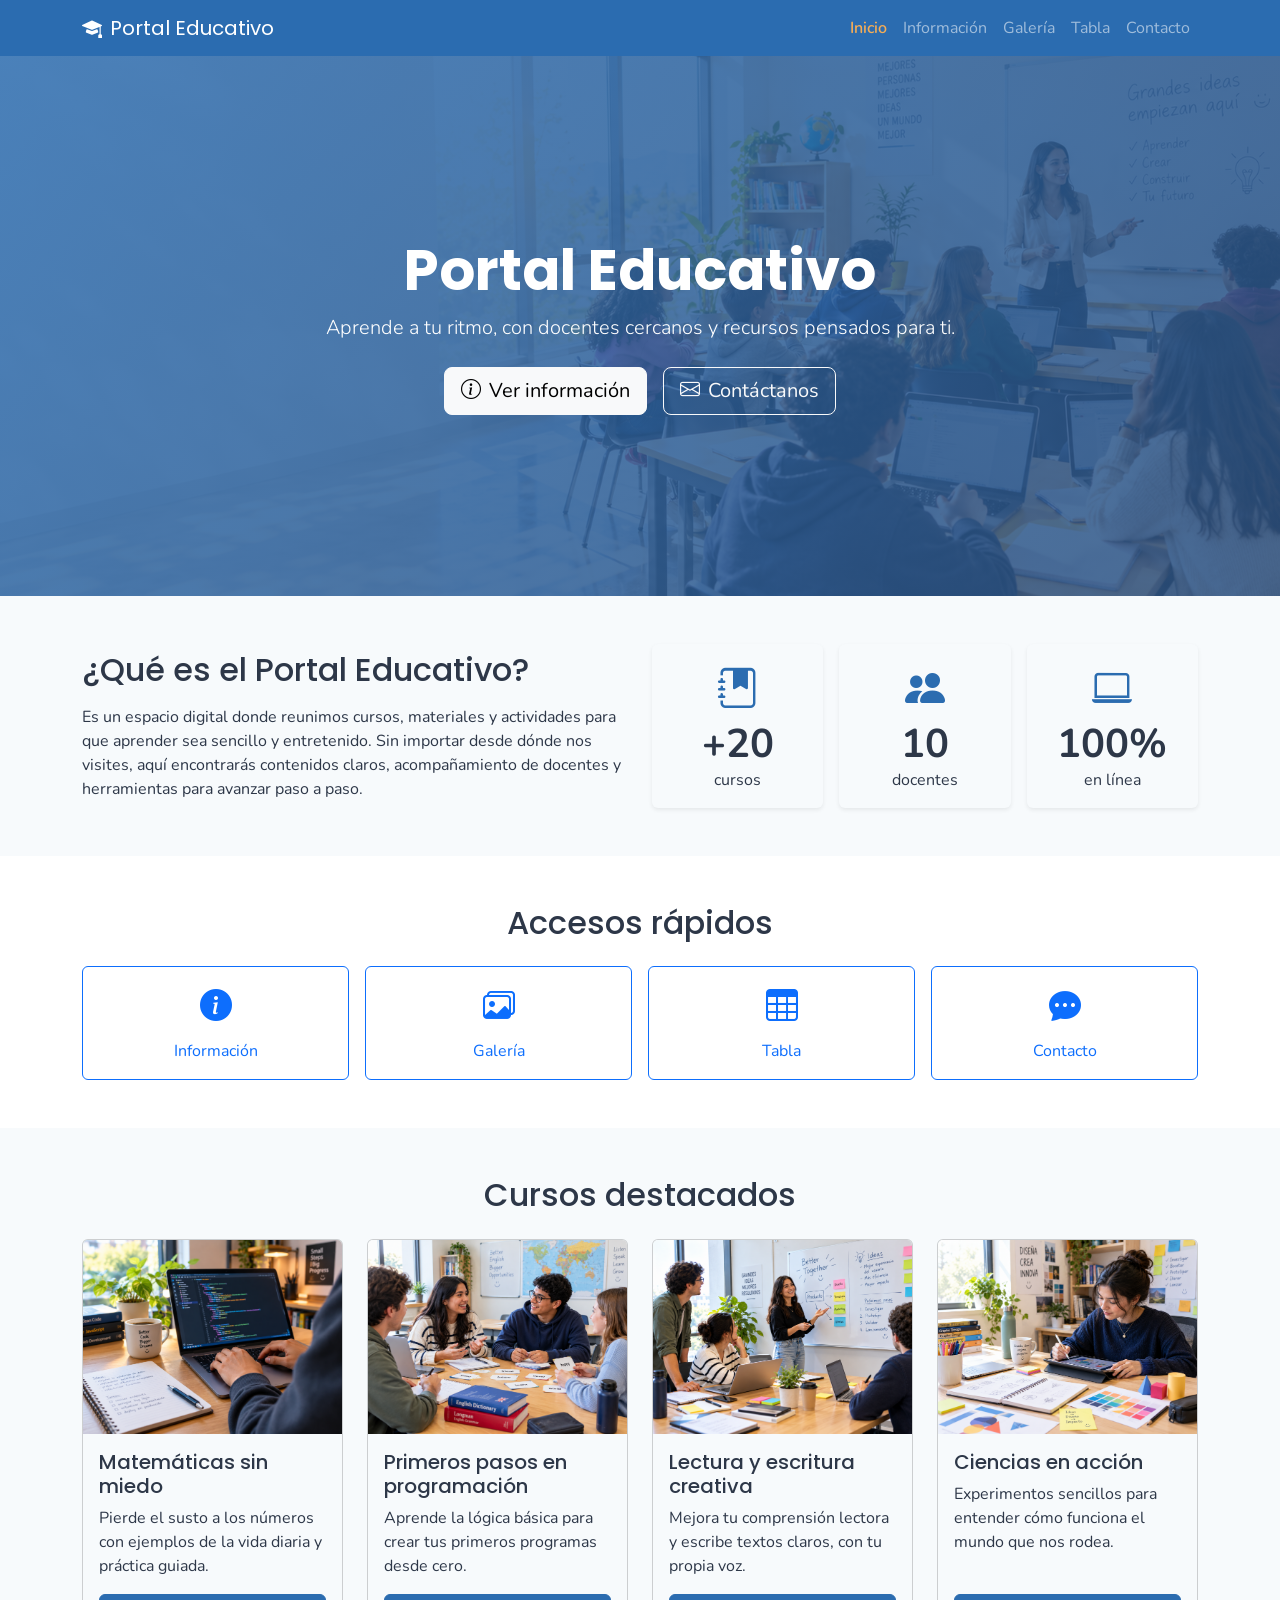
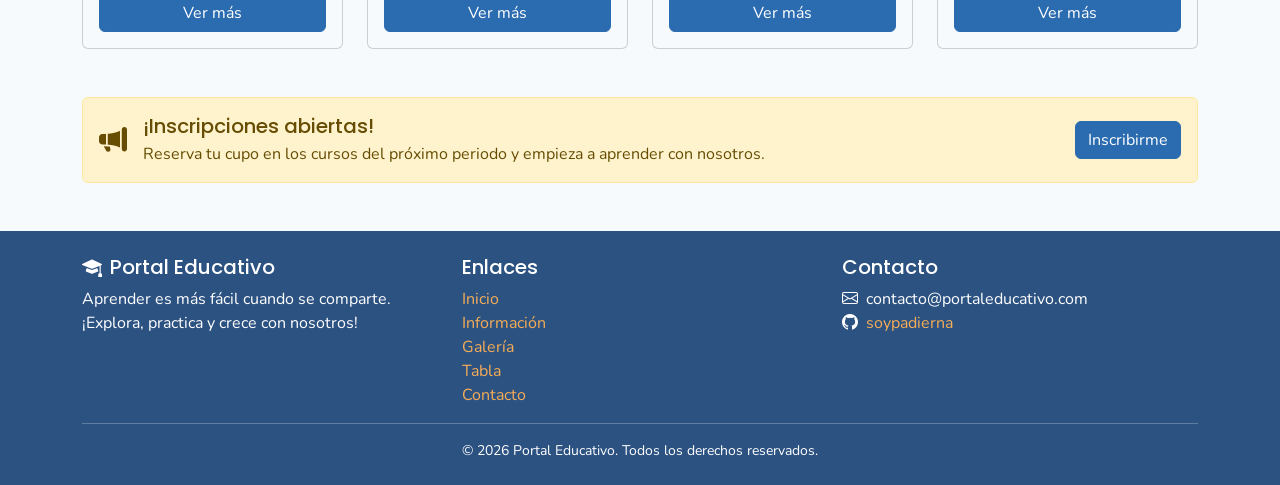
<file: index.html>
<!DOCTYPE html>
<html lang="es">
  <head>
    <meta charset="UTF-8">
    <meta name="viewport" content="width=device-width, initial-scale=1">
    <title>Inicio | Portal Educativo</title>
    <meta name="description"
      content="Portal Educativo: cursos en línea, docentes cercanos y recursos para aprender a tu ritmo. Conoce nuestra oferta e inscríbete.">
    <meta name="keywords"
      content="educación, cursos en línea, aprendizaje, inscripciones, docentes, portal educativo">
    <meta name="author" content="Santiago Padierna & Camilo Mejia">
    <!-- Favicon -->
    <link rel="icon" type="image/svg+xml" href="img/favicon.svg">
    <!-- Open Graph -->
    <meta property="og:title" content="Portal Educativo | Inicio">
    <meta property="og:description"
      content="Cursos en línea, docentes cercanos y recursos para aprender a tu ritmo.">

    <!-- Bootstrap 5 CSS y Bootstrap Icons (CDN) -->
    <link
      href="https://cdn.jsdelivr.net/npm/bootstrap@5.3.3/dist/css/bootstrap.min.css"
      rel="stylesheet">
    <link
      href="https://cdn.jsdelivr.net/npm/bootstrap-icons@1.11.3/font/bootstrap-icons.min.css"
      rel="stylesheet">

    <!-- Estilos propios (después de Bootstrap) -->
    <link href="css/style.css" rel="stylesheet">
  </head>
  <body class="d-flex flex-column min-vh-100">

    <!-- ===== Encabezado con navbar ===== -->
    <header>
      <nav class="navbar navbar-expand-lg navbar-dark bg-primary"
        aria-label="Navegación principal">
        <div class="container">
          <!-- Logo: ícono + texto -->
          <a class="navbar-brand d-flex align-items-center gap-2"
            href="index.html" aria-label="Portal Educativo, ir al inicio">
            <i class="bi bi-mortarboard-fill" aria-hidden="true"></i>
            <span>Portal Educativo</span>
          </a>

          <!-- Botón hamburguesa (móvil) -->
          <button class="navbar-toggler" type="button" data-bs-toggle="collapse"
            data-bs-target="#menuPrincipal" aria-controls="menuPrincipal"
            aria-expanded="false" aria-label="Abrir menú de navegación">
            <span class="navbar-toggler-icon"></span>
          </button>

          <!-- Enlaces -->
          <div class="collapse navbar-collapse" id="menuPrincipal">
            <ul class="navbar-nav ms-auto mb-2 mb-lg-0">
              <li class="nav-item">
                <a class="nav-link active" aria-current="page"
                  href="index.html">Inicio</a>
              </li>
              <li class="nav-item">
                <a class="nav-link" href="informacion.html">Información</a>
              </li>
              <li class="nav-item">
                <a class="nav-link" href="galeria.html">Galería</a>
              </li>
              <li class="nav-item">
                <a class="nav-link" href="tabla.html">Tabla</a>
              </li>
              <li class="nav-item">
                <a class="nav-link" href="contacto.html">Contacto</a>
              </li>
            </ul>
          </div>
        </div>
      </nav>
    </header>

    <!-- ===== Contenido principal ===== -->
    <main class="flex-grow-1">

      <!-- 1. Hero -->
      <section class="hero" aria-labelledby="titulo-hero">
        <div class="container">
          <h1 id="titulo-hero" class="display-4 fw-bold">Portal Educativo</h1>
          <p class="lead mb-4">Aprende a tu ritmo, con docentes cercanos y
            recursos pensados para ti.</p>
          <div
            class="d-flex flex-column flex-sm-row justify-content-center gap-3">
            <a href="informacion.html" class="btn btn-light btn-lg">
              <i class="bi bi-info-circle me-2" aria-hidden="true"></i>Ver
              información
            </a>
            <a href="contacto.html" class="btn btn-outline-light btn-lg">
              <i class="bi bi-envelope me-2" aria-hidden="true"></i>Contáctanos
            </a>
          </div>
        </div>
      </section>

      <!-- 2. Resumen del portal -->
      <section class="py-5" aria-labelledby="titulo-resumen">
        <div class="container">
          <div class="row g-4 align-items-center">
            <article class="col-12 col-lg-6">
              <h2 id="titulo-resumen" class="mb-3">¿Qué es el Portal
                Educativo?</h2>
              <p class="mb-0">Es un espacio digital donde reunimos cursos,
                materiales y actividades para que aprender sea sencillo y
                entretenido. Sin importar desde dónde nos visites, aquí
                encontrarás contenidos claros, acompañamiento de docentes y
                herramientas para avanzar paso a paso.</p>
            </article>
            <div class="col-12 col-lg-6">
              <div class="row g-3 text-center">
                <div class="col-12 col-sm-4">
                  <div class="card h-100 border-0 shadow-sm">
                    <div class="card-body">
                      <i class="bi bi-journal-bookmark-fill fs-1 text-primary"
                        aria-hidden="true"></i>
                      <p class="display-6 fw-bold mb-0">+20</p>
                      <p class="mb-0">cursos</p>
                    </div>
                  </div>
                </div>
                <div class="col-12 col-sm-4">
                  <div class="card h-100 border-0 shadow-sm">
                    <div class="card-body">
                      <i class="bi bi-people-fill fs-1 text-primary"
                        aria-hidden="true"></i>
                      <p class="display-6 fw-bold mb-0">10</p>
                      <p class="mb-0">docentes</p>
                    </div>
                  </div>
                </div>
                <div class="col-12 col-sm-4">
                  <div class="card h-100 border-0 shadow-sm">
                    <div class="card-body">
                      <i class="bi bi-laptop fs-1 text-primary"
                        aria-hidden="true"></i>
                      <p class="display-6 fw-bold mb-0">100%</p>
                      <p class="mb-0">en línea</p>
                    </div>
                  </div>
                </div>
              </div>
            </div>
          </div>
        </div>
      </section>

      <!-- 3. Accesos rápidos -->
      <section class="py-5 bg-white" aria-labelledby="titulo-accesos">
        <div class="container">
          <h2 id="titulo-accesos" class="text-center mb-4">Accesos rápidos</h2>
          <div class="row g-3">
            <div class="col-12 col-sm-6 col-lg-3">
              <a href="informacion.html"
                class="btn btn-outline-primary w-100 py-3 d-flex flex-column align-items-center gap-2">
                <i class="bi bi-info-circle-fill fs-2" aria-hidden="true"></i>
                <span>Información</span>
              </a>
            </div>
            <div class="col-12 col-sm-6 col-lg-3">
              <a href="galeria.html"
                class="btn btn-outline-primary w-100 py-3 d-flex flex-column align-items-center gap-2">
                <i class="bi bi-images fs-2" aria-hidden="true"></i>
                <span>Galería</span>
              </a>
            </div>
            <div class="col-12 col-sm-6 col-lg-3">
              <a href="tabla.html"
                class="btn btn-outline-primary w-100 py-3 d-flex flex-column align-items-center gap-2">
                <i class="bi bi-table fs-2" aria-hidden="true"></i>
                <span>Tabla</span>
              </a>
            </div>
            <div class="col-12 col-sm-6 col-lg-3">
              <a href="contacto.html"
                class="btn btn-outline-primary w-100 py-3 d-flex flex-column align-items-center gap-2">
                <i class="bi bi-chat-dots-fill fs-2" aria-hidden="true"></i>
                <span>Contacto</span>
              </a>
            </div>
          </div>
        </div>
      </section>

      <!-- 4. Cursos destacados -->
      <section class="py-5" aria-labelledby="titulo-cursos">
        <div class="container">
          <h2 id="titulo-cursos" class="text-center mb-4">Cursos destacados</h2>
          <div class="row row-cols-1 row-cols-md-2 row-cols-lg-4 g-4">

            <div class="col">
              <article class="card h-100">
                <img src="img/curso1.png" class="card-img-top" loading="lazy"
                  alt="Estudiante practicando ejercicios de matemáticas en un cuaderno">
                <div class="card-body d-flex flex-column">
                  <h3 class="h5 card-title">Matemáticas sin miedo</h3>
                  <p class="card-text">Pierde el susto a los números con
                    ejemplos de la vida diaria y práctica guiada.</p>
                  <a href="informacion.html" class="btn btn-primary mt-auto">Ver
                    más</a>
                </div>
              </article>
            </div>

            <div class="col">
              <article class="card h-100">
                <img src="img/curso2.png" class="card-img-top" loading="lazy"
                  alt="Persona escribiendo código en un computador portátil">
                <div class="card-body d-flex flex-column">
                  <h3 class="h5 card-title">Primeros pasos en programación</h3>
                  <p class="card-text">Aprende la lógica básica para crear tus
                    primeros programas desde cero.</p>
                  <a href="informacion.html" class="btn btn-primary mt-auto">Ver
                    más</a>
                </div>
              </article>
            </div>

            <div class="col">
              <article class="card h-100">
                <img src="img/curso3.png" class="card-img-top" loading="lazy"
                  alt="Libros abiertos y una libreta sobre una mesa de estudio">
                <div class="card-body d-flex flex-column">
                  <h3 class="h5 card-title">Lectura y escritura creativa</h3>
                  <p class="card-text">Mejora tu comprensión lectora y escribe
                    textos claros, con tu propia voz.</p>
                  <a href="informacion.html" class="btn btn-primary mt-auto">Ver
                    más</a>
                </div>
              </article>
            </div>

            <div class="col">
              <article class="card h-100">
                <img src="img/curso4.png" class="card-img-top" loading="lazy"
                  alt="Plantas creciendo en un laboratorio escolar de ciencias">
                <div class="card-body d-flex flex-column">
                  <h3 class="h5 card-title">Ciencias en acción</h3>
                  <p class="card-text">Experimentos sencillos para entender cómo
                    funciona el mundo que nos rodea.</p>
                  <a href="informacion.html" class="btn btn-primary mt-auto">Ver
                    más</a>
                </div>
              </article>
            </div>

          </div>
        </div>
      </section>

      <!-- 5. Aviso lateral: inscripciones -->
      <aside class="container pb-5" aria-label="Aviso de inscripciones">
        <div
          class="alert alert-warning d-flex flex-column flex-md-row align-items-md-center justify-content-between gap-3 mb-0"
          role="alert">
          <div class="d-flex align-items-center gap-3">
            <i class="bi bi-megaphone-fill fs-3" aria-hidden="true"></i>
            <div>
              <h2 class="h5 alert-heading mb-1">¡Inscripciones abiertas!</h2>
              <p class="mb-0">Reserva tu cupo en los cursos del próximo periodo
                y empieza a aprender con nosotros.</p>
            </div>
          </div>
          <a href="contacto.html" class="btn btn-primary">Inscribirme</a>
        </div>
      </aside>

    </main>

    <!-- ===== Pie de página ===== -->
    <footer class="py-4 mt-auto">
      <div class="container">
        <div class="row g-4">
          <!-- Columna: marca -->
          <section class="col-12 col-md-4">
            <h2 class="h5 d-flex align-items-center gap-2">
              <i class="bi bi-mortarboard-fill" aria-hidden="true"></i>
              Portal Educativo
            </h2>
            <p class="mb-0">Aprender es más fácil cuando se comparte. ¡Explora,
              practica y crece con nosotros!</p>
          </section>

          <!-- Columna: enlaces -->
          <nav class="col-6 col-md-4" aria-label="Enlaces del pie de página">
            <h2 class="h5">Enlaces</h2>
            <ul class="list-unstyled mb-0">
              <li><a href="index.html">Inicio</a></li>
              <li><a href="informacion.html">Información</a></li>
              <li><a href="galeria.html">Galería</a></li>
              <li><a href="tabla.html">Tabla</a></li>
              <li><a href="contacto.html">Contacto</a></li>
            </ul>
          </nav>

          <!-- Columna: contacto -->
          <section class="col-6 col-md-4">
            <h2 class="h5">Contacto</h2>
            <ul class="list-unstyled mb-0">
              <li><i class="bi bi-envelope me-2"
                  aria-hidden="true"></i>contacto@portaleducativo.com</li>
              <li><i class="bi bi-github me-2" aria-hidden="true"></i><a
                  href="https://github.com/soypadierna" target="_blank"
                  rel="noopener">soypadierna</a></li>
            </ul>
          </section>
        </div>

        <hr class="border-light">
        <p class="text-center mb-0 small">&copy; 2026 Portal Educativo. Todos
          los derechos reservados.</p>
      </div>
    </footer>

    <!-- Bootstrap 5 JS bundle (al final del body) -->
    <script
      src="https://cdn.jsdelivr.net/npm/bootstrap@5.3.3/dist/js/bootstrap.bundle.min.js"></script>
  </body>
</html>
</file>
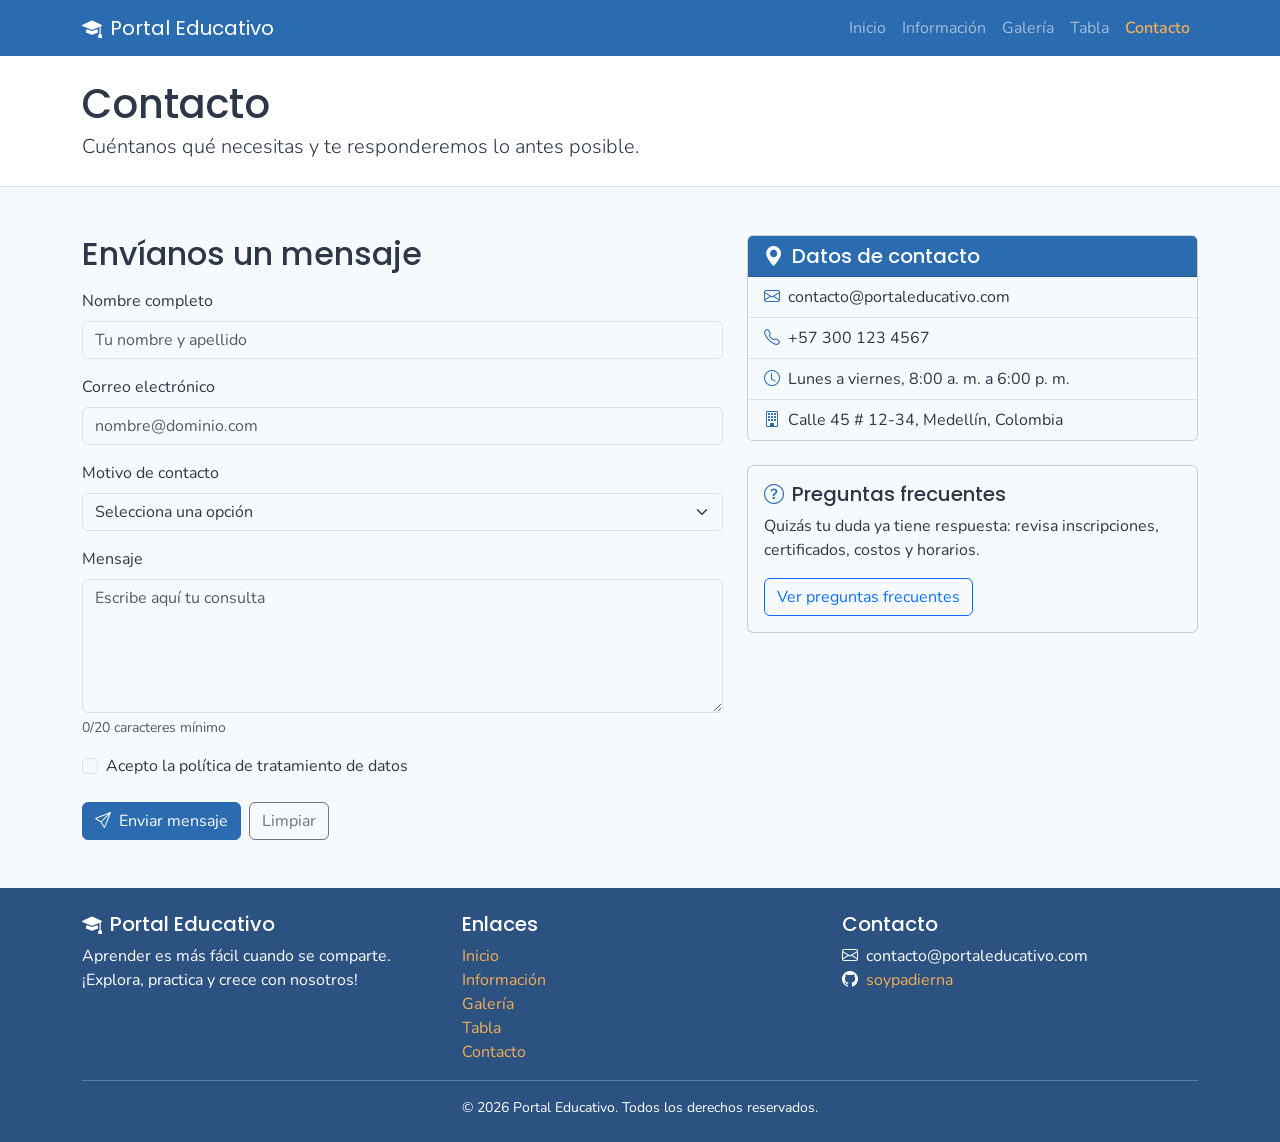
<file: contacto.html>
<!DOCTYPE html>
<html lang="es">
    <head>
        <!-- Metadatos básicos -->
        <meta charset="UTF-8">
        <meta name="viewport" content="width=device-width, initial-scale=1">
        <title>Contacto | Portal Educativo</title>
        <meta name="description"
            content="Escríbenos desde el formulario de contacto del Portal Educativo: inscripciones, horarios, soporte técnico y certificados.">
        <meta name="keywords"
            content="contacto, formulario, inscripción, soporte, certificados, horarios">
        <meta name="author" content="Santiago">

        <!-- Favicon -->
        <link rel="icon" type="image/svg+xml" href="img/favicon.svg">

        <!-- Open Graph -->
        <meta property="og:title" content="Portal Educativo | Contacto">
        <meta property="og:description"
            content="Contáctanos para resolver tus dudas sobre inscripciones, horarios, soporte y certificados.">

        <!-- Bootstrap 5 CSS y Bootstrap Icons (CDN) -->
        <link
            href="https://cdn.jsdelivr.net/npm/bootstrap@5.3.3/dist/css/bootstrap.min.css"
            rel="stylesheet">
        <link
            href="https://cdn.jsdelivr.net/npm/bootstrap-icons@1.11.3/font/bootstrap-icons.min.css"
            rel="stylesheet">

        <!-- Estilos propios (después de Bootstrap) -->
        <link href="css/style.css" rel="stylesheet">
    </head>
    <body class="d-flex flex-column min-vh-100">

        <!-- ===== Encabezado con navbar ===== -->
        <header>
            <nav class="navbar navbar-expand-lg navbar-dark bg-primary"
                aria-label="Navegación principal">
                <div class="container">
                    <!-- Logo: ícono + texto -->
                    <a class="navbar-brand d-flex align-items-center gap-2"
                        href="index.html"
                        aria-label="Portal Educativo, ir al inicio">
                        <i class="bi bi-mortarboard-fill"
                            aria-hidden="true"></i>
                        <span>Portal Educativo</span>
                    </a>

                    <!-- Botón hamburguesa (móvil) -->
                    <button class="navbar-toggler" type="button"
                        data-bs-toggle="collapse"
                        data-bs-target="#menuPrincipal"
                        aria-controls="menuPrincipal"
                        aria-expanded="false"
                        aria-label="Abrir menú de navegación">
                        <span class="navbar-toggler-icon"></span>
                    </button>

                    <!-- Enlaces -->
                    <div class="collapse navbar-collapse" id="menuPrincipal">
                        <ul class="navbar-nav ms-auto mb-2 mb-lg-0">
                            <li class="nav-item">
                                <a class="nav-link" href="index.html">Inicio</a>
                            </li>
                            <li class="nav-item">
                                <a class="nav-link"
                                    href="informacion.html">Información</a>
                            </li>
                            <li class="nav-item">
                                <a class="nav-link"
                                    href="galeria.html">Galería</a>
                            </li>
                            <li class="nav-item">
                                <a class="nav-link" href="tabla.html">Tabla</a>
                            </li>
                            <li class="nav-item">
                                <a class="nav-link active" aria-current="page"
                                    href="contacto.html">Contacto</a>
                            </li>
                        </ul>
                    </div>
                </div>
            </nav>
        </header>

        <!-- ===== Contenido principal ===== -->
        <main class="flex-grow-1">

            <!-- 1. Encabezado de la página -->
            <header class="bg-white border-bottom py-4">
                <div class="container">
                    <h1 class="mb-1">Contacto</h1>
                    <p class="lead mb-0">Cuéntanos qué necesitas y te
                        responderemos lo antes posible.</p>
                </div>
            </header>

            <div class="container py-5">
                <div class="row g-4">

                    <!-- ========== FORMULARIO ========== -->
                    <div class="col-12 col-lg-7">
                        <section aria-labelledby="titulo-form"
                            aria-label="Formulario de contacto">
                            <h2 id="titulo-form" class="mb-3">Envíanos un
                                mensaje</h2>

                            <!-- Resultado del envío (alert de Bootstrap insertado por script.js) -->
                            <div id="resultadoForm" role="alert"
                                aria-live="polite"></div>

                            <form id="formContacto" novalidate>

                                <!-- Nombre -->
                                <div class="mb-3">
                                    <label for="nombre"
                                        class="form-label">Nombre
                                        completo</label>
                                    <input type="text" class="form-control"
                                        id="nombre" name="nombre"
                                        placeholder="Tu nombre y apellido"
                                        autocomplete="name"
                                        required minlength="3"
                                        aria-describedby="errorNombre">
                                    <div class="invalid-feedback"
                                        id="errorNombre"></div>
                                </div>

                                <!-- Correo -->
                                <div class="mb-3">
                                    <label for="email" class="form-label">Correo
                                        electrónico</label>
                                    <input type="email" class="form-control"
                                        id="email" name="email"
                                        placeholder="nombre@dominio.com"
                                        autocomplete="email"
                                        required aria-describedby="errorEmail">
                                    <div class="invalid-feedback"
                                        id="errorEmail"></div>
                                </div>

                                <!-- Motivo -->
                                <div class="mb-3">
                                    <label for="motivo"
                                        class="form-label">Motivo de
                                        contacto</label>
                                    <select class="form-select" id="motivo"
                                        name="motivo"
                                        required aria-describedby="errorMotivo">
                                        <option value selected
                                            disabled>Selecciona una
                                            opción</option>
                                        <option value="inscripcion">Inscripción
                                            a cursos</option>
                                        <option value="horarios">Información de
                                            horarios</option>
                                        <option value="soporte">Soporte
                                            técnico</option>
                                        <option
                                            value="certificados">Certificados</option>
                                        <option value="otro">Otro</option>
                                    </select>
                                    <div class="invalid-feedback"
                                        id="errorMotivo"></div>
                                </div>

                                <!-- Mensaje -->
                                <div class="mb-3">
                                    <label for="mensaje"
                                        class="form-label">Mensaje</label>
                                    <textarea class="form-control" id="mensaje"
                                        name="mensaje" rows="5"
                                        placeholder="Escribe aquí tu consulta"
                                        required minlength="20"
                                        aria-describedby="contadorMensaje errorMensaje"></textarea>
                                    <div class="form-text"
                                        id="contadorMensaje">0/20 caracteres
                                        mínimo</div>
                                    <div class="invalid-feedback"
                                        id="errorMensaje"></div>
                                </div>

                                <!-- Términos -->
                                <div class="form-check mb-4">
                                    <input class="form-check-input"
                                        type="checkbox" id="terminos"
                                        name="terminos"
                                        required
                                        aria-describedby="errorTerminos">
                                    <label class="form-check-label"
                                        for="terminos">
                                        Acepto la política de tratamiento de
                                        datos
                                    </label>
                                    <div class="invalid-feedback"
                                        id="errorTerminos"></div>
                                </div>

                                <!-- Botones -->
                                <div
                                    class="d-flex flex-column flex-sm-row gap-2">
                                    <button type="submit"
                                        class="btn btn-primary">
                                        <i class="bi bi-send me-2"
                                            aria-hidden="true"></i>Enviar
                                        mensaje
                                    </button>
                                    <button type="reset"
                                        class="btn btn-outline-secondary">Limpiar</button>
                                </div>

                            </form>
                        </section>
                    </div>

                    <!-- ========== COLUMNA LATERAL ========== -->
                    <aside class="col-12 col-lg-5"
                        aria-label="Datos de contacto y ayuda">
                        <div class="d-flex flex-column gap-4">

                            <!-- Datos de contacto -->
                            <div class="card">
                                <div class="card-header bg-primary text-white">
                                    <h2 class="h5 mb-0"><i
                                            class="bi bi-geo-alt-fill me-2"
                                            aria-hidden="true"></i>Datos de
                                        contacto</h2>
                                </div>
                                <ul class="list-group list-group-flush">
                                    <li class="list-group-item"><i
                                            class="bi bi-envelope me-2 text-primary"
                                            aria-hidden="true"></i>contacto@portaleducativo.com</li>
                                    <li class="list-group-item"><i
                                            class="bi bi-telephone me-2 text-primary"
                                            aria-hidden="true"></i>+57 300 123
                                        4567</li>
                                    <li class="list-group-item"><i
                                            class="bi bi-clock me-2 text-primary"
                                            aria-hidden="true"></i>Lunes a
                                        viernes, 8:00 a. m. a 6:00 p. m.</li>
                                    <li class="list-group-item"><i
                                            class="bi bi-building me-2 text-primary"
                                            aria-hidden="true"></i>Calle 45 #
                                        12-34, Medellín, Colombia</li>
                                </ul>
                            </div>

                            <!-- Preguntas frecuentes -->
                            <div class="card">
                                <div class="card-body">
                                    <h2 class="h5 card-title"><i
                                            class="bi bi-question-circle me-2 text-primary"
                                            aria-hidden="true"></i>Preguntas
                                        frecuentes</h2>
                                    <p class="card-text">Quizás tu duda ya tiene
                                        respuesta: revisa inscripciones,
                                        certificados, costos y horarios.</p>
                                    <a href="informacion.html"
                                        class="btn btn-outline-primary">Ver
                                        preguntas frecuentes</a>
                                </div>
                            </div>

                        </div>
                    </aside>

                </div>
            </div>

        </main>

        <!-- ===== Pie de página ===== -->
        <footer class="py-4 mt-auto">
            <div class="container">
                <div class="row g-4">
                    <!-- Columna: marca -->
                    <section class="col-12 col-md-4">
                        <h2 class="h5 d-flex align-items-center gap-2">
                            <i class="bi bi-mortarboard-fill"
                                aria-hidden="true"></i>
                            Portal Educativo
                        </h2>
                        <p class="mb-0">Aprender es más fácil cuando se
                            comparte. ¡Explora, practica y crece con
                            nosotros!</p>
                    </section>

                    <!-- Columna: enlaces -->
                    <nav class="col-6 col-md-4"
                        aria-label="Enlaces del pie de página">
                        <h2 class="h5">Enlaces</h2>
                        <ul class="list-unstyled mb-0">
                            <li><a href="index.html">Inicio</a></li>
                            <li><a href="informacion.html">Información</a></li>
                            <li><a href="galeria.html">Galería</a></li>
                            <li><a href="tabla.html">Tabla</a></li>
                            <li><a href="contacto.html">Contacto</a></li>
                        </ul>
                    </nav>

                    <!-- Columna: contacto -->
                    <section class="col-6 col-md-4">
                        <h2 class="h5">Contacto</h2>
                        <ul class="list-unstyled mb-0">
                            <li><i class="bi bi-envelope me-2"
                                    aria-hidden="true"></i>contacto@portaleducativo.com</li>
                            <li><i class="bi bi-github me-2"
                                    aria-hidden="true"></i><a
                                    href="https://github.com/soypadierna"
                                    target="_blank"
                                    rel="noopener">soypadierna</a></li>
                        </ul>
                    </section>
                </div>

                <hr class="border-light">
                <p class="text-center mb-0 small">&copy; 2026 Portal Educativo.
                    Todos los derechos reservados.</p>
            </div>
        </footer>

        <!-- Bootstrap 5 JS bundle (al final del body) -->
        <script
            src="https://cdn.jsdelivr.net/npm/bootstrap@5.3.3/dist/js/bootstrap.bundle.min.js"></script>
        <!-- Validación del formulario -->
        <script src="js/script.js"></script>
    </body>
</html>
</file>
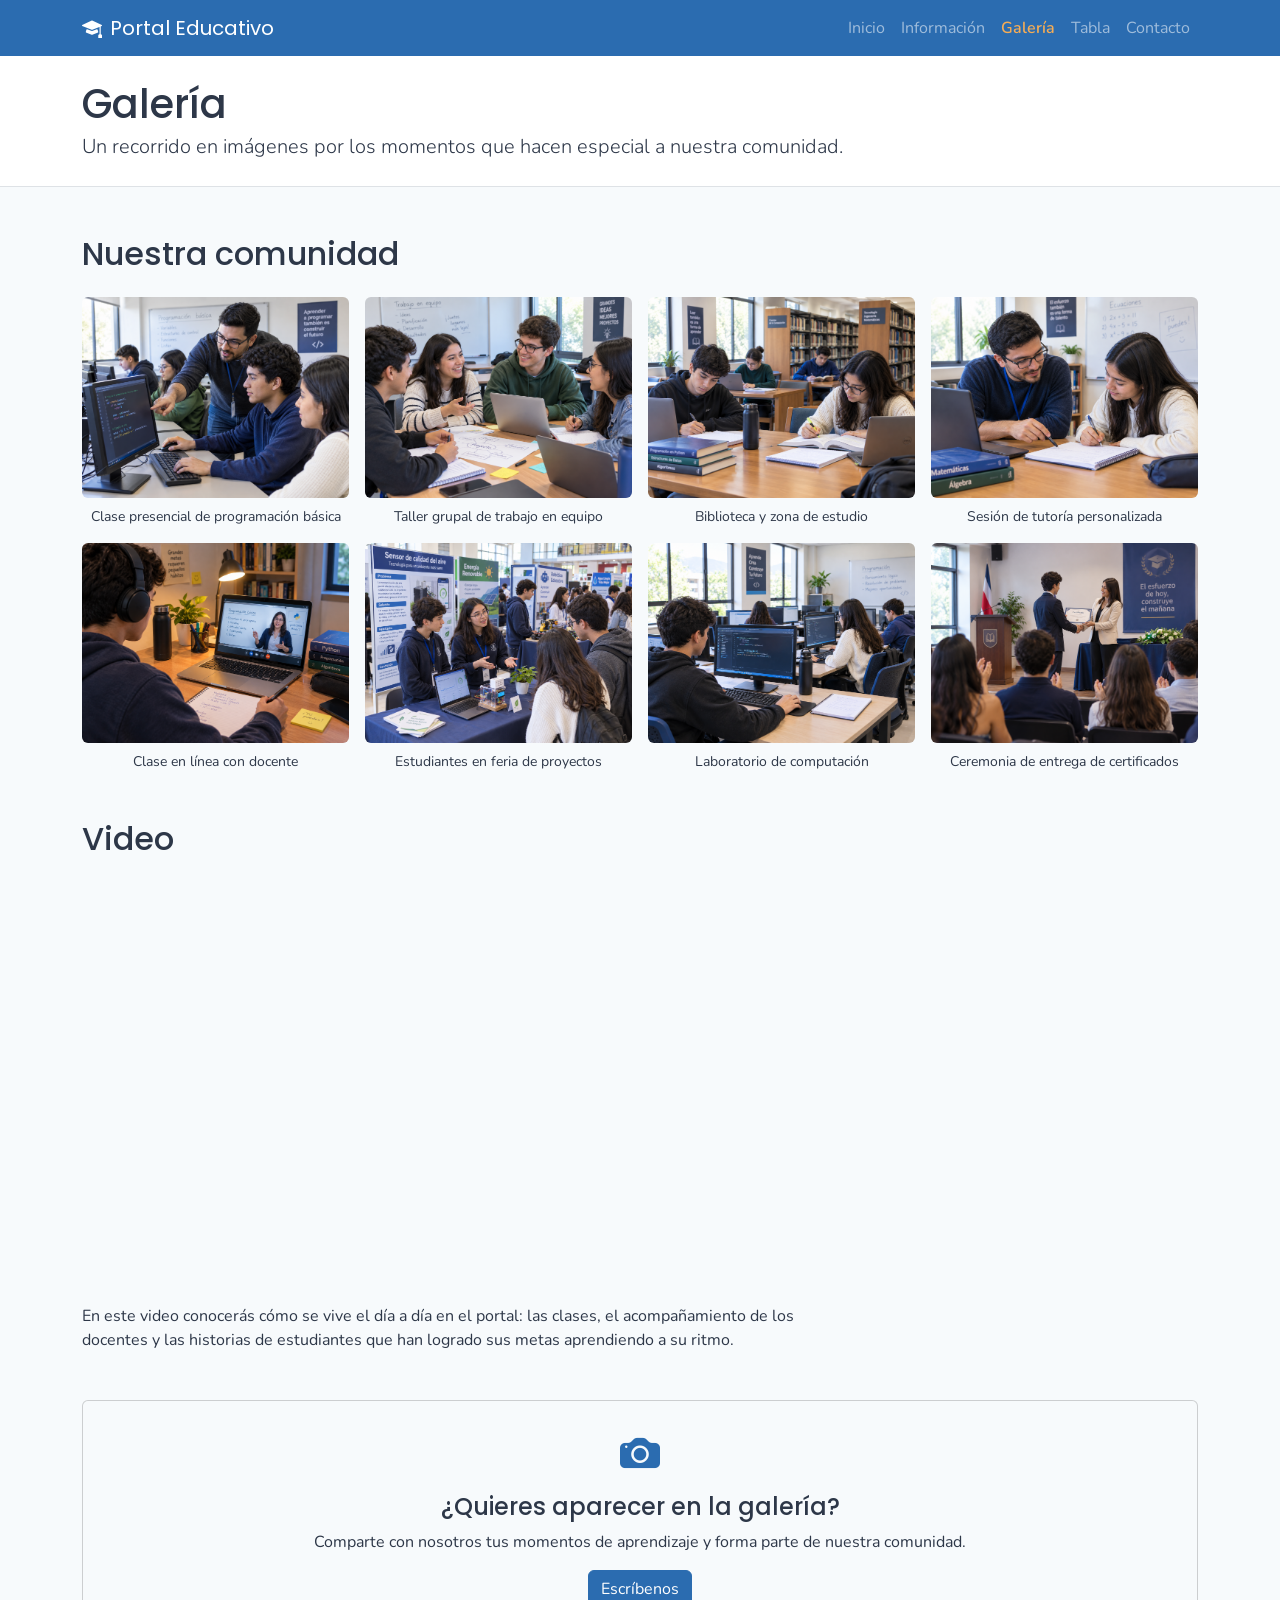
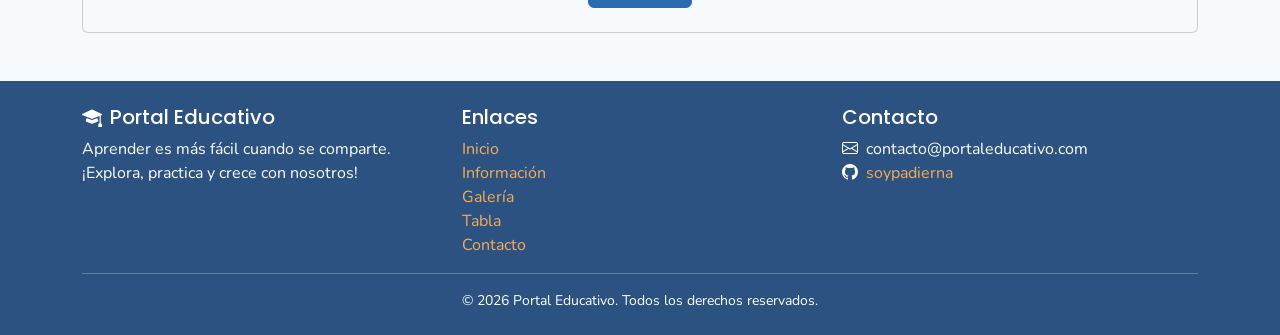
<file: galeria.html>
<!DOCTYPE html>
<html lang="es">
  <head>
    <!-- Metadatos básicos -->
    <meta charset="UTF-8">
    <meta name="viewport" content="width=device-width, initial-scale=1">
    <title>Galería | Portal Educativo</title>
    <meta name="description"
      content="Galería del Portal Educativo: imágenes de nuestras clases, talleres, tutorías y eventos, además de un video sobre nuestra comunidad.">
    <meta name="keywords"
      content="galería, fotos, comunidad educativa, clases, talleres, video, eventos">
    <meta name="author" content="Santiago">

    <!-- Favicon -->
    <link rel="icon" type="image/svg+xml" href="img/favicon.svg">

    <!-- Open Graph -->
    <meta property="og:title" content="Portal Educativo | Galería">
    <meta property="og:description"
      content="Fotos y video de la comunidad del Portal Educativo: clases, talleres, tutorías y eventos.">

    <!-- Bootstrap 5 CSS y Bootstrap Icons (CDN) -->
    <link
      href="https://cdn.jsdelivr.net/npm/bootstrap@5.3.3/dist/css/bootstrap.min.css"
      rel="stylesheet">
    <link
      href="https://cdn.jsdelivr.net/npm/bootstrap-icons@1.11.3/font/bootstrap-icons.min.css"
      rel="stylesheet">

    <!-- Estilos propios (después de Bootstrap) -->
    <link href="css/style.css" rel="stylesheet">
  </head>
  <body class="d-flex flex-column min-vh-100">

    <!-- ===== Encabezado con navbar ===== -->
    <header>
      <nav class="navbar navbar-expand-lg navbar-dark bg-primary"
        aria-label="Navegación principal">
        <div class="container">
          <!-- Logo: ícono + texto -->
          <a class="navbar-brand d-flex align-items-center gap-2"
            href="index.html" aria-label="Portal Educativo, ir al inicio">
            <i class="bi bi-mortarboard-fill" aria-hidden="true"></i>
            <span>Portal Educativo</span>
          </a>

          <!-- Botón hamburguesa (móvil) -->
          <button class="navbar-toggler" type="button" data-bs-toggle="collapse"
            data-bs-target="#menuPrincipal" aria-controls="menuPrincipal"
            aria-expanded="false" aria-label="Abrir menú de navegación">
            <span class="navbar-toggler-icon"></span>
          </button>

          <!-- Enlaces -->
          <div class="collapse navbar-collapse" id="menuPrincipal">
            <ul class="navbar-nav ms-auto mb-2 mb-lg-0">
              <li class="nav-item">
                <a class="nav-link" href="index.html">Inicio</a>
              </li>
              <li class="nav-item">
                <a class="nav-link" href="informacion.html">Información</a>
              </li>
              <li class="nav-item">
                <a class="nav-link active" aria-current="page"
                  href="galeria.html">Galería</a>
              </li>
              <li class="nav-item">
                <a class="nav-link" href="tabla.html">Tabla</a>
              </li>
              <li class="nav-item">
                <a class="nav-link" href="contacto.html">Contacto</a>
              </li>
            </ul>
          </div>
        </div>
      </nav>
    </header>

    <!-- ===== Contenido principal ===== -->
    <main class="flex-grow-1">

      <!-- 1. Encabezado de la página -->
      <header class="bg-white border-bottom py-4">
        <div class="container">
          <h1 class="mb-1">Galería</h1>
          <p class="lead mb-0">Un recorrido en imágenes por los momentos que
            hacen especial a nuestra comunidad.</p>
        </div>
      </header>

      <div class="container py-5">

        <!-- 2. Nuestra comunidad -->
        <section class="mb-5" aria-labelledby="titulo-comunidad"
          aria-label="Galería de imágenes de la comunidad">
          <h2 id="titulo-comunidad" class="mb-4">Nuestra comunidad</h2>
          <div class="row row-cols-1 row-cols-sm-2 row-cols-lg-4 g-3">

            <div class="col">
              <figure class="galeria-item mb-0">
                <img src="img/galeria1.png" class="img-fluid rounded"
                  loading="lazy"
                  alt="Estudiantes atentos a una clase presencial de programación básica">
                <figcaption class="small text-center mt-2">Clase presencial de
                  programación básica</figcaption>
              </figure>
            </div>

            <div class="col">
              <figure class="galeria-item mb-0">
                <img src="img/galeria2.png" class="img-fluid rounded"
                  loading="lazy"
                  alt="Grupo de estudiantes colaborando en un taller de trabajo en equipo">
                <figcaption class="small text-center mt-2">Taller grupal de
                  trabajo en equipo</figcaption>
              </figure>
            </div>

            <div class="col">
              <figure class="galeria-item mb-0">
                <img src="img/galeria3.png" class="img-fluid rounded"
                  loading="lazy"
                  alt="Estantes con libros y mesas de estudio en la biblioteca">
                <figcaption class="small text-center mt-2">Biblioteca y zona de
                  estudio</figcaption>
              </figure>
            </div>

            <div class="col">
              <figure class="galeria-item mb-0">
                <img src="img/galeria4.png" class="img-fluid rounded"
                  loading="lazy"
                  alt="Docente explicando un tema a un estudiante en una tutoría personalizada">
                <figcaption class="small text-center mt-2">Sesión de tutoría
                  personalizada</figcaption>
              </figure>
            </div>

            <div class="col">
              <figure class="galeria-item mb-0">
                <img src="img/galeria5.png" class="img-fluid rounded"
                  loading="lazy"
                  alt="Pantalla de computador mostrando una clase en línea con el docente">
                <figcaption class="small text-center mt-2">Clase en línea con
                  docente</figcaption>
              </figure>
            </div>

            <div class="col">
              <figure class="galeria-item mb-0">
                <img src="img/galeria6.png" class="img-fluid rounded"
                  loading="lazy"
                  alt="Estudiantes presentando sus proyectos en una feria con varios stands">
                <figcaption class="small text-center mt-2">Estudiantes en feria
                  de proyectos</figcaption>
              </figure>
            </div>

            <div class="col">
              <figure class="galeria-item mb-0">
                <img src="img/galeria7.png" class="img-fluid rounded"
                  loading="lazy"
                  alt="Sala de computación con filas de equipos y estudiantes trabajando">
                <figcaption class="small text-center mt-2">Laboratorio de
                  computación</figcaption>
              </figure>
            </div>

            <div class="col">
              <figure class="galeria-item mb-0">
                <img src="img/galeria8.png" class="img-fluid rounded"
                  loading="lazy"
                  alt="Estudiantes recibiendo sus certificados en una ceremonia">
                <figcaption class="small text-center mt-2">Ceremonia de entrega
                  de certificados</figcaption>
              </figure>
            </div>

          </div>
        </section>

        <!-- 3. Video -->
        <section class="mb-5" aria-labelledby="titulo-video"
          aria-label="Video de la comunidad">
          <h2 id="titulo-video" class="mb-3">Video</h2>
          <div class="row">
            <div class="col-12 col-lg-8">
              <div class="ratio ratio-16x9">
                <!-- REEMPLAZAR VIDEO_ID por el ID real del video de YouTube -->
                <iframe src="https://www.youtube.com/embed/VIDEO_ID"
                  title="Video sobre la experiencia de aprender en el Portal Educativo"
                  loading="lazy"
                  allow="accelerometer; autoplay; clipboard-write; encrypted-media; gyroscope; picture-in-picture"
                  allowfullscreen></iframe>
              </div>
              <p class="mt-3 mb-0">En este video conocerás cómo se vive el día a
                día en el portal: las clases, el acompañamiento de los docentes
                y las historias de estudiantes que han logrado sus metas
                aprendiendo a su ritmo.</p>
            </div>
          </div>
        </section>

        <!-- 4. Aviso lateral -->
        <aside aria-label="Invitación a participar en la galería">
          <div class="card text-center">
            <div class="card-body py-4">
              <i class="bi bi-camera-fill fs-1 text-primary"
                aria-hidden="true"></i>
              <h2 class="h4 card-title mt-2">¿Quieres aparecer en la
                galería?</h2>
              <p class="card-text">Comparte con nosotros tus momentos de
                aprendizaje y forma parte de nuestra comunidad.</p>
              <a href="contacto.html" class="btn btn-primary">Escríbenos</a>
            </div>
          </div>
        </aside>

      </div>

    </main>

    <!-- ===== Pie de página ===== -->
    <footer class="py-4 mt-auto">
      <div class="container">
        <div class="row g-4">
          <!-- Columna: marca -->
          <section class="col-12 col-md-4">
            <h2 class="h5 d-flex align-items-center gap-2">
              <i class="bi bi-mortarboard-fill" aria-hidden="true"></i>
              Portal Educativo
            </h2>
            <p class="mb-0">Aprender es más fácil cuando se comparte. ¡Explora,
              practica y crece con nosotros!</p>
          </section>

          <!-- Columna: enlaces -->
          <nav class="col-6 col-md-4" aria-label="Enlaces del pie de página">
            <h2 class="h5">Enlaces</h2>
            <ul class="list-unstyled mb-0">
              <li><a href="index.html">Inicio</a></li>
              <li><a href="informacion.html">Información</a></li>
              <li><a href="galeria.html">Galería</a></li>
              <li><a href="tabla.html">Tabla</a></li>
              <li><a href="contacto.html">Contacto</a></li>
            </ul>
          </nav>

          <!-- Columna: contacto -->
          <section class="col-6 col-md-4">
            <h2 class="h5">Contacto</h2>
            <ul class="list-unstyled mb-0">
              <li><i class="bi bi-envelope me-2"
                  aria-hidden="true"></i>contacto@portaleducativo.com</li>
              <li><i class="bi bi-github me-2" aria-hidden="true"></i><a
                  href="https://github.com/soypadierna" target="_blank"
                  rel="noopener">soypadierna</a></li>
            </ul>
          </section>
        </div>

        <hr class="border-light">
        <p class="text-center mb-0 small">&copy; 2026 Portal Educativo. Todos
          los derechos reservados.</p>
      </div>
    </footer>

    <!-- Bootstrap 5 JS bundle (al final del body) -->
    <script
      src="https://cdn.jsdelivr.net/npm/bootstrap@5.3.3/dist/js/bootstrap.bundle.min.js"></script>
  </body>
</html>
</file>
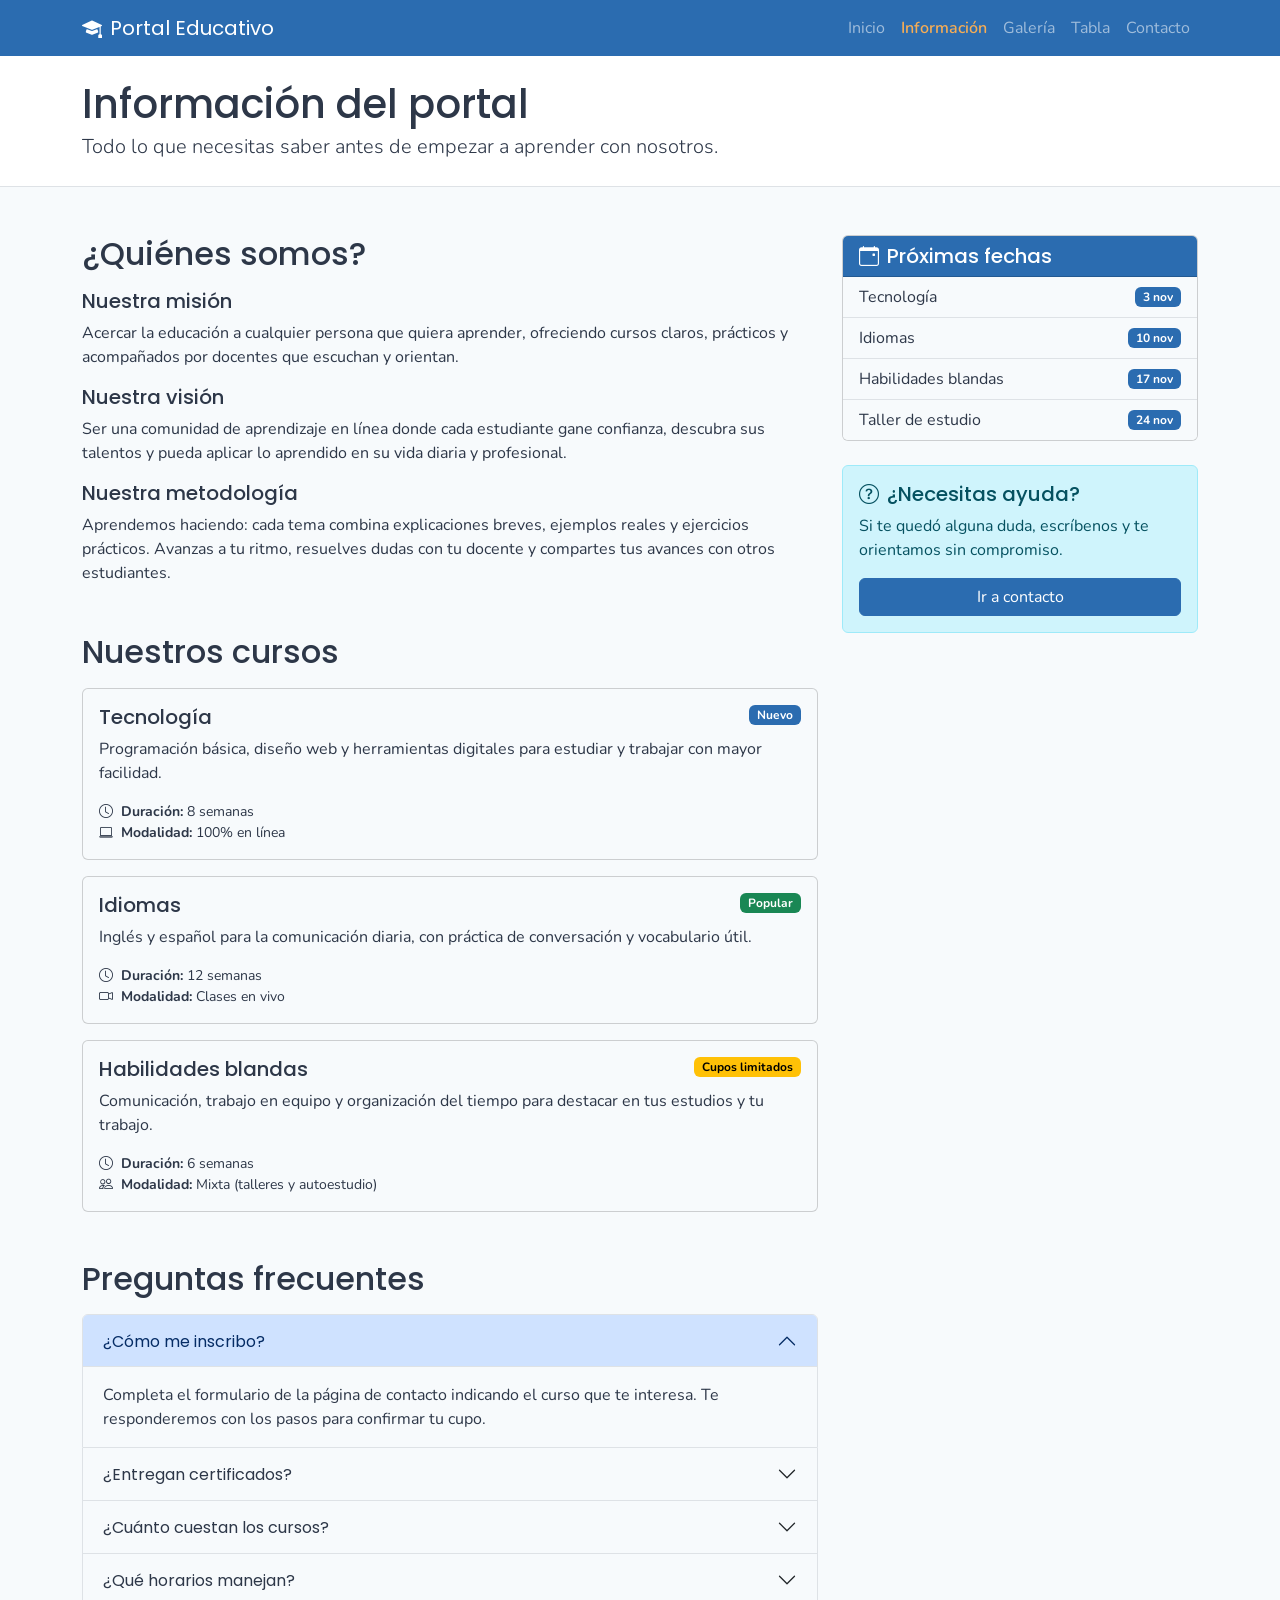
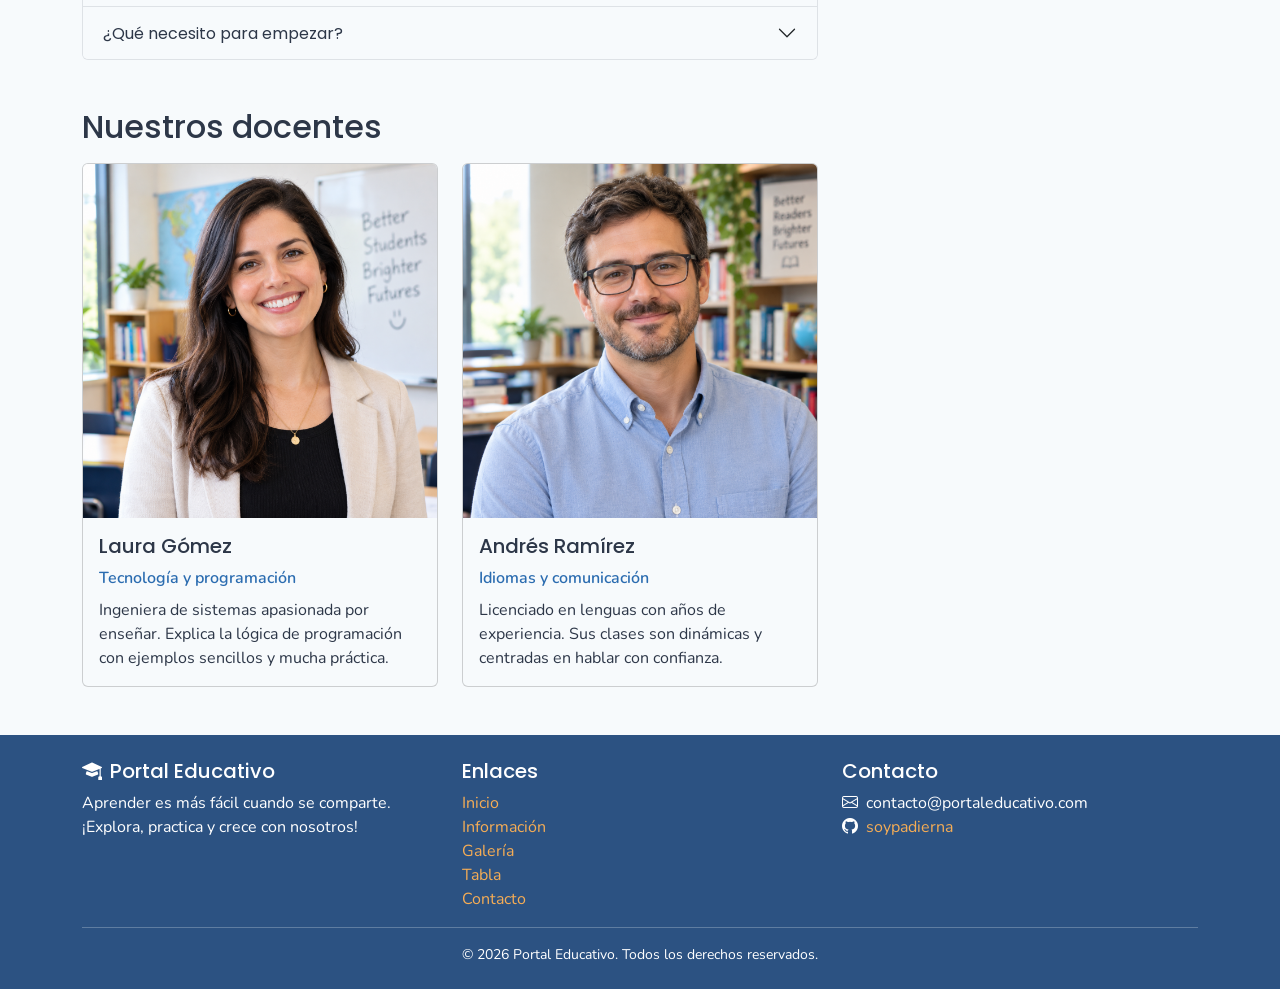
<file: informacion.html>
<!DOCTYPE html>
<html lang="es">
    <head>
        <!-- Metadatos básicos -->
        <meta charset="UTF-8">
        <meta name="viewport" content="width=device-width, initial-scale=1">
        <title>Información | Portal Educativo</title>
        <meta name="description"
            content="Conoce quiénes somos, nuestros cursos, docentes, fechas de inicio y respuestas a las preguntas más frecuentes del Portal Educativo.">
        <meta name="keywords"
            content="información, misión, visión, cursos, docentes, preguntas frecuentes, inscripción, certificados">
        <meta name="author" content="Santiago">

        <!-- Favicon -->
        <link rel="icon" type="image/svg+xml" href="img/favicon.svg">

        <!-- Open Graph -->
        <meta property="og:title" content="Portal Educativo | Información">
        <meta property="og:description"
            content="Misión, visión, cursos, docentes y preguntas frecuentes del Portal Educativo.">

        <!-- Bootstrap 5 CSS y Bootstrap Icons (CDN) -->
        <link
            href="https://cdn.jsdelivr.net/npm/bootstrap@5.3.3/dist/css/bootstrap.min.css"
            rel="stylesheet">
        <link
            href="https://cdn.jsdelivr.net/npm/bootstrap-icons@1.11.3/font/bootstrap-icons.min.css"
            rel="stylesheet">

        <!-- Estilos propios (después de Bootstrap) -->
        <link href="css/style.css" rel="stylesheet">
    </head>
    <body class="d-flex flex-column min-vh-100">

        <!-- ===== Encabezado con navbar ===== -->
        <header>
            <nav class="navbar navbar-expand-lg navbar-dark bg-primary"
                aria-label="Navegación principal">
                <div class="container">
                    <!-- Logo: ícono + texto -->
                    <a class="navbar-brand d-flex align-items-center gap-2"
                        href="index.html"
                        aria-label="Portal Educativo, ir al inicio">
                        <i class="bi bi-mortarboard-fill"
                            aria-hidden="true"></i>
                        <span>Portal Educativo</span>
                    </a>

                    <!-- Botón hamburguesa (móvil) -->
                    <button class="navbar-toggler" type="button"
                        data-bs-toggle="collapse"
                        data-bs-target="#menuPrincipal"
                        aria-controls="menuPrincipal"
                        aria-expanded="false"
                        aria-label="Abrir menú de navegación">
                        <span class="navbar-toggler-icon"></span>
                    </button>

                    <!-- Enlaces -->
                    <div class="collapse navbar-collapse" id="menuPrincipal">
                        <ul class="navbar-nav ms-auto mb-2 mb-lg-0">
                            <li class="nav-item">
                                <a class="nav-link" href="index.html">Inicio</a>
                            </li>
                            <li class="nav-item">
                                <a class="nav-link active" aria-current="page"
                                    href="informacion.html">Información</a>
                            </li>
                            <li class="nav-item">
                                <a class="nav-link"
                                    href="galeria.html">Galería</a>
                            </li>
                            <li class="nav-item">
                                <a class="nav-link" href="tabla.html">Tabla</a>
                            </li>
                            <li class="nav-item">
                                <a class="nav-link"
                                    href="contacto.html">Contacto</a>
                            </li>
                        </ul>
                    </div>
                </div>
            </nav>
        </header>

        <!-- ===== Contenido principal ===== -->
        <main class="flex-grow-1">

            <!-- Encabezado de la página -->
            <section class="bg-white border-bottom py-4"
                aria-labelledby="titulo-pagina">
                <div class="container">
                    <h1 id="titulo-pagina" class="mb-1">Información del
                        portal</h1>
                    <p class="lead mb-0">Todo lo que necesitas saber antes de
                        empezar a aprender con nosotros.</p>
                </div>
            </section>

            <div class="container py-5">
                <div class="row g-4">

                    <!-- ========== COLUMNA PRINCIPAL ========== -->
                    <div class="col-12 col-lg-8">

                        <!-- 1. ¿Quiénes somos? -->
                        <section class="mb-5" aria-labelledby="titulo-quienes">
                            <h2 id="titulo-quienes" class="mb-3">¿Quiénes
                                somos?</h2>
                            <article>
                                <h3 class="h5">Nuestra misión</h3>
                                <p>Acercar la educación a cualquier persona que
                                    quiera aprender, ofreciendo cursos claros,
                                    prácticos y acompañados por docentes que
                                    escuchan y orientan.</p>

                                <h3 class="h5">Nuestra visión</h3>
                                <p>Ser una comunidad de aprendizaje en línea
                                    donde cada estudiante gane confianza,
                                    descubra sus talentos y pueda aplicar lo
                                    aprendido en su vida diaria y
                                    profesional.</p>

                                <h3 class="h5">Nuestra metodología</h3>
                                <p class="mb-0">Aprendemos haciendo: cada tema
                                    combina explicaciones breves, ejemplos
                                    reales y ejercicios prácticos. Avanzas a tu
                                    ritmo, resuelves dudas con tu docente y
                                    compartes tus avances con otros
                                    estudiantes.</p>
                            </article>
                        </section>

                        <!-- 2. Nuestros cursos -->
                        <section class="mb-5" aria-labelledby="titulo-cursos">
                            <h2 id="titulo-cursos" class="mb-3">Nuestros
                                cursos</h2>
                            <div class="d-flex flex-column gap-3">

                                <article class="card">
                                    <div class="card-body">
                                        <div
                                            class="d-flex justify-content-between align-items-start gap-2">
                                            <h3
                                                class="h5 card-title">Tecnología</h3>
                                            <span
                                                class="badge text-bg-primary">Nuevo</span>
                                        </div>
                                        <p class="card-text">Programación
                                            básica, diseño web y herramientas
                                            digitales para estudiar y trabajar
                                            con mayor facilidad.</p>
                                        <ul class="list-unstyled mb-0 small">
                                            <li><i class="bi bi-clock me-2"
                                                    aria-hidden="true"></i><strong>Duración:</strong>
                                                8 semanas</li>
                                            <li><i class="bi bi-laptop me-2"
                                                    aria-hidden="true"></i><strong>Modalidad:</strong>
                                                100% en línea</li>
                                        </ul>
                                    </div>
                                </article>

                                <article class="card">
                                    <div class="card-body">
                                        <div
                                            class="d-flex justify-content-between align-items-start gap-2">
                                            <h3
                                                class="h5 card-title">Idiomas</h3>
                                            <span
                                                class="badge text-bg-success">Popular</span>
                                        </div>
                                        <p class="card-text">Inglés y español
                                            para la comunicación diaria, con
                                            práctica de conversación y
                                            vocabulario útil.</p>
                                        <ul class="list-unstyled mb-0 small">
                                            <li><i class="bi bi-clock me-2"
                                                    aria-hidden="true"></i><strong>Duración:</strong>
                                                12 semanas</li>
                                            <li><i
                                                    class="bi bi-camera-video me-2"
                                                    aria-hidden="true"></i><strong>Modalidad:</strong>
                                                Clases en vivo</li>
                                        </ul>
                                    </div>
                                </article>

                                <article class="card">
                                    <div class="card-body">
                                        <div
                                            class="d-flex justify-content-between align-items-start gap-2">
                                            <h3
                                                class="h5 card-title">Habilidades
                                                blandas</h3>
                                            <span
                                                class="badge text-bg-warning">Cupos
                                                limitados</span>
                                        </div>
                                        <p class="card-text">Comunicación,
                                            trabajo en equipo y organización del
                                            tiempo para destacar en tus estudios
                                            y tu trabajo.</p>
                                        <ul class="list-unstyled mb-0 small">
                                            <li><i class="bi bi-clock me-2"
                                                    aria-hidden="true"></i><strong>Duración:</strong>
                                                6 semanas</li>
                                            <li><i class="bi bi-people me-2"
                                                    aria-hidden="true"></i><strong>Modalidad:</strong>
                                                Mixta (talleres y
                                                autoestudio)</li>
                                        </ul>
                                    </div>
                                </article>

                            </div>
                        </section>

                        <!-- 3. Preguntas frecuentes -->
                        <section class="mb-5" aria-labelledby="titulo-faq">
                            <h2 id="titulo-faq" class="mb-3">Preguntas
                                frecuentes</h2>
                            <div class="accordion" id="accordionFaq"
                                aria-label="Preguntas frecuentes sobre el portal">

                                <div class="accordion-item">
                                    <h3 class="accordion-header" id="faq-h1">
                                        <button class="accordion-button"
                                            type="button"
                                            data-bs-toggle="collapse"
                                            data-bs-target="#faq-c1"
                                            aria-expanded="true"
                                            aria-controls="faq-c1">
                                            ¿Cómo me inscribo?
                                        </button>
                                    </h3>
                                    <div id="faq-c1"
                                        class="accordion-collapse collapse show"
                                        aria-labelledby="faq-h1"
                                        data-bs-parent="#accordionFaq">
                                        <div class="accordion-body">
                                            Completa el formulario de la página
                                            de contacto indicando el curso que
                                            te interesa. Te responderemos con
                                            los pasos para confirmar tu cupo.
                                        </div>
                                    </div>
                                </div>

                                <div class="accordion-item">
                                    <h3 class="accordion-header" id="faq-h2">
                                        <button
                                            class="accordion-button collapsed"
                                            type="button"
                                            data-bs-toggle="collapse"
                                            data-bs-target="#faq-c2"
                                            aria-expanded="false"
                                            aria-controls="faq-c2">
                                            ¿Entregan certificados?
                                        </button>
                                    </h3>
                                    <div id="faq-c2"
                                        class="accordion-collapse collapse"
                                        aria-labelledby="faq-h2"
                                        data-bs-parent="#accordionFaq">
                                        <div class="accordion-body">
                                            Sí. Al completar las actividades y
                                            asistir a las sesiones requeridas
                                            recibes un certificado digital de
                                            participación.
                                        </div>
                                    </div>
                                </div>

                                <div class="accordion-item">
                                    <h3 class="accordion-header" id="faq-h3">
                                        <button
                                            class="accordion-button collapsed"
                                            type="button"
                                            data-bs-toggle="collapse"
                                            data-bs-target="#faq-c3"
                                            aria-expanded="false"
                                            aria-controls="faq-c3">
                                            ¿Cuánto cuestan los cursos?
                                        </button>
                                    </h3>
                                    <div id="faq-c3"
                                        class="accordion-collapse collapse"
                                        aria-labelledby="faq-h3"
                                        data-bs-parent="#accordionFaq">
                                        <div class="accordion-body">
                                            Los costos varían según el área y la
                                            duración. Escríbenos y te enviamos
                                            el detalle, junto con las opciones
                                            de pago y los descuentos
                                            disponibles.
                                        </div>
                                    </div>
                                </div>

                                <div class="accordion-item">
                                    <h3 class="accordion-header" id="faq-h4">
                                        <button
                                            class="accordion-button collapsed"
                                            type="button"
                                            data-bs-toggle="collapse"
                                            data-bs-target="#faq-c4"
                                            aria-expanded="false"
                                            aria-controls="faq-c4">
                                            ¿Qué horarios manejan?
                                        </button>
                                    </h3>
                                    <div id="faq-c4"
                                        class="accordion-collapse collapse"
                                        aria-labelledby="faq-h4"
                                        data-bs-parent="#accordionFaq">
                                        <div class="accordion-body">
                                            Hay grupos en la mañana, en la tarde
                                            y en la noche. Las clases en vivo
                                            quedan grabadas para que puedas
                                            verlas después si no alcanzas a
                                            conectarte.
                                        </div>
                                    </div>
                                </div>

                                <div class="accordion-item">
                                    <h3 class="accordion-header" id="faq-h5">
                                        <button
                                            class="accordion-button collapsed"
                                            type="button"
                                            data-bs-toggle="collapse"
                                            data-bs-target="#faq-c5"
                                            aria-expanded="false"
                                            aria-controls="faq-c5">
                                            ¿Qué necesito para empezar?
                                        </button>
                                    </h3>
                                    <div id="faq-c5"
                                        class="accordion-collapse collapse"
                                        aria-labelledby="faq-h5"
                                        data-bs-parent="#accordionFaq">
                                        <div class="accordion-body">
                                            Solo un dispositivo con internet,
                                            ganas de aprender y un correo
                                            electrónico activo. No se piden
                                            estudios previos para los cursos de
                                            nivel inicial.
                                        </div>
                                    </div>
                                </div>

                            </div>
                        </section>

                        <!-- 4. Nuestros docentes -->
                        <section aria-labelledby="titulo-docentes">
                            <h2 id="titulo-docentes" class="mb-3">Nuestros
                                docentes</h2>
                            <div class="row row-cols-1 row-cols-md-2 g-4">

                                <div class="col">
                                    <article class="card h-100">
                                        <img src="img/docente1.png"
                                            class="card-img-top" loading="lazy"
                                            alt="Docente de tecnología sonriendo frente a un computador">
                                        <div class="card-body">
                                            <h3 class="h5 card-title">Laura
                                                Gómez</h3>
                                            <p
                                                class="text-primary fw-semibold mb-2">Tecnología
                                                y programación</p>
                                            <p class="card-text mb-0">Ingeniera
                                                de sistemas apasionada por
                                                enseñar. Explica la lógica de
                                                programación con ejemplos
                                                sencillos y mucha práctica.</p>
                                        </div>
                                    </article>
                                </div>

                                <div class="col">
                                    <article class="card h-100">
                                        <img src="img/docente2.png"
                                            class="card-img-top" loading="lazy"
                                            alt="Docente de idiomas dictando una clase con un tablero detrás">
                                        <div class="card-body">
                                            <h3 class="h5 card-title">Andrés
                                                Ramírez</h3>
                                            <p
                                                class="text-primary fw-semibold mb-2">Idiomas
                                                y comunicación</p>
                                            <p class="card-text mb-0">Licenciado
                                                en lenguas con años de
                                                experiencia. Sus clases son
                                                dinámicas y centradas en hablar
                                                con confianza.</p>
                                        </div>
                                    </article>
                                </div>

                            </div>
                        </section>

                    </div>

                    <!-- ========== COLUMNA LATERAL ========== -->
                    <aside class="col-12 col-lg-4"
                        aria-label="Información complementaria">
                        <div
                            class="sticky-lg-top aside-sticky d-flex flex-column gap-4">

                            <!-- Próximas fechas -->
                            <div class="card">
                                <div class="card-header bg-primary text-white">
                                    <h2 class="h5 mb-0"><i
                                            class="bi bi-calendar-event me-2"
                                            aria-hidden="true"></i>Próximas
                                        fechas</h2>
                                </div>
                                <ul class="list-group list-group-flush">
                                    <li
                                        class="list-group-item d-flex justify-content-between align-items-center">
                                        Tecnología <span
                                            class="badge text-bg-primary">3
                                            nov</span>
                                    </li>
                                    <li
                                        class="list-group-item d-flex justify-content-between align-items-center">
                                        Idiomas <span
                                            class="badge text-bg-primary">10
                                            nov</span>
                                    </li>
                                    <li
                                        class="list-group-item d-flex justify-content-between align-items-center">
                                        Habilidades blandas <span
                                            class="badge text-bg-primary">17
                                            nov</span>
                                    </li>
                                    <li
                                        class="list-group-item d-flex justify-content-between align-items-center">
                                        Taller de estudio <span
                                            class="badge text-bg-primary">24
                                            nov</span>
                                    </li>
                                </ul>
                            </div>

                            <!-- ¿Necesitas ayuda? -->
                            <div class="alert alert-info mb-0" role="note">
                                <h2 class="h5 alert-heading"><i
                                        class="bi bi-question-circle me-2"
                                        aria-hidden="true"></i>¿Necesitas
                                    ayuda?</h2>
                                <p>Si te quedó alguna duda, escríbenos y te
                                    orientamos sin compromiso.</p>
                                <a href="contacto.html"
                                    class="btn btn-primary w-100">Ir a
                                    contacto</a>
                            </div>

                        </div>
                    </aside>

                </div>
            </div>

        </main>

        <!-- ===== Pie de página ===== -->
        <footer class="py-4 mt-auto">
            <div class="container">
                <div class="row g-4">
                    <!-- Columna: marca -->
                    <section class="col-12 col-md-4">
                        <h2 class="h5 d-flex align-items-center gap-2">
                            <i class="bi bi-mortarboard-fill"
                                aria-hidden="true"></i>
                            Portal Educativo
                        </h2>
                        <p class="mb-0">Aprender es más fácil cuando se
                            comparte. ¡Explora, practica y crece con
                            nosotros!</p>
                    </section>

                    <!-- Columna: enlaces -->
                    <nav class="col-6 col-md-4"
                        aria-label="Enlaces del pie de página">
                        <h2 class="h5">Enlaces</h2>
                        <ul class="list-unstyled mb-0">
                            <li><a href="index.html">Inicio</a></li>
                            <li><a href="informacion.html">Información</a></li>
                            <li><a href="galeria.html">Galería</a></li>
                            <li><a href="tabla.html">Tabla</a></li>
                            <li><a href="contacto.html">Contacto</a></li>
                        </ul>
                    </nav>

                    <!-- Columna: contacto -->
                    <section class="col-6 col-md-4">
                        <h2 class="h5">Contacto</h2>
                        <ul class="list-unstyled mb-0">
                            <li><i class="bi bi-envelope me-2"
                                    aria-hidden="true"></i>contacto@portaleducativo.com</li>
                            <li><i class="bi bi-github me-2"
                                    aria-hidden="true"></i><a
                                    href="https://github.com/soypadierna"
                                    target="_blank"
                                    rel="noopener">soypadierna</a></li>
                        </ul>
                    </section>
                </div>

                <hr class="border-light">
                <p class="text-center mb-0 small">&copy; 2026 Portal Educativo.
                    Todos los derechos reservados.</p>
            </div>
        </footer>

        <!-- Bootstrap 5 JS bundle (al final del body) -->
        <script
            src="https://cdn.jsdelivr.net/npm/bootstrap@5.3.3/dist/js/bootstrap.bundle.min.js"></script>
    </body>
</html>
</file>
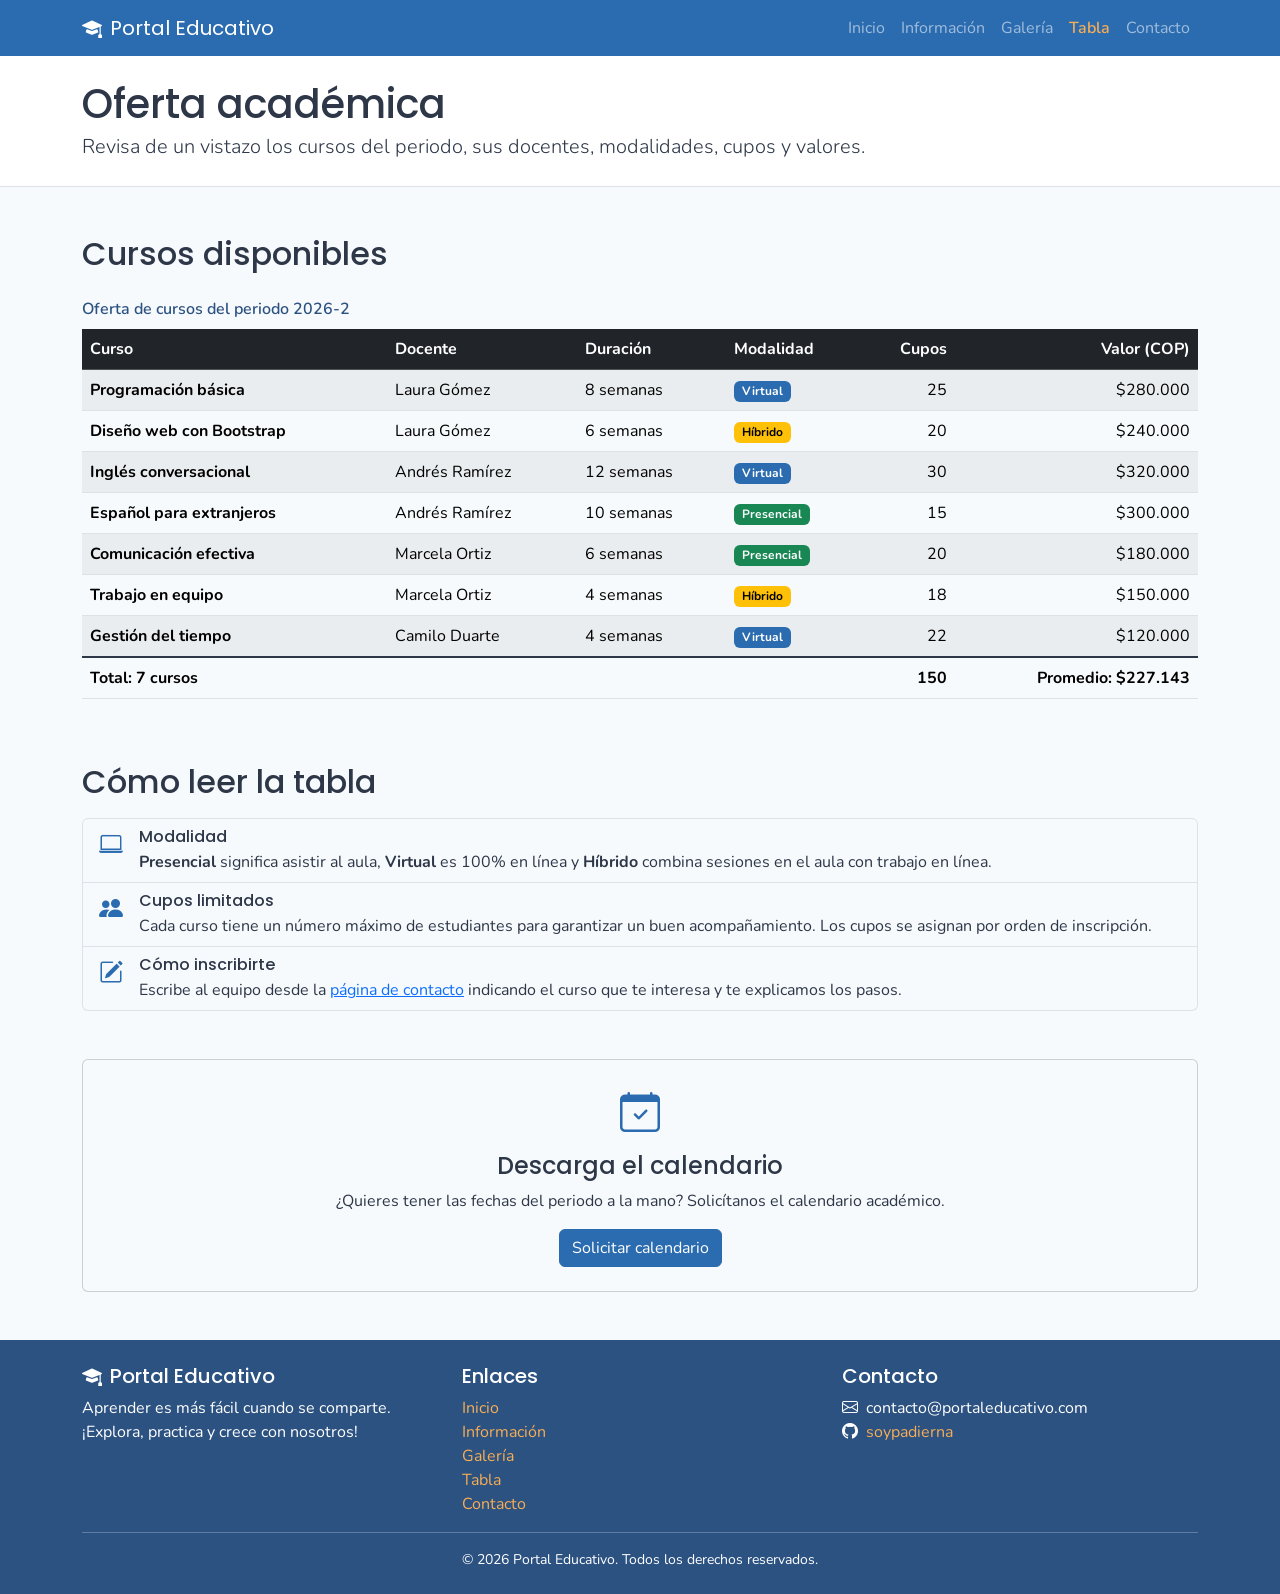
<file: tabla.html>
<!DOCTYPE html>
<html lang="es">
    <head>
        <!-- Metadatos básicos -->
        <meta charset="UTF-8">
        <meta name="viewport" content="width=device-width, initial-scale=1">
        <title>Oferta académica | Portal Educativo</title>
        <meta name="description"
            content="Consulta la oferta académica del Portal Educativo: cursos, docentes, duración, modalidad, cupos y valores del periodo 2026-2.">
        <meta name="keywords"
            content="oferta académica, cursos, tabla, modalidad, cupos, valores, periodo 2026-2">
        <meta name="author" content="Santiago">

        <!-- Favicon -->
        <link rel="icon" type="image/svg+xml" href="img/favicon.svg">

        <!-- Open Graph -->
        <meta property="og:title" content="Portal Educativo | Oferta académica">
        <meta property="og:description"
            content="Cursos, docentes, modalidad, cupos y valores del periodo 2026-2 en el Portal Educativo.">

        <!-- Bootstrap 5 CSS y Bootstrap Icons (CDN) -->
        <link
            href="https://cdn.jsdelivr.net/npm/bootstrap@5.3.3/dist/css/bootstrap.min.css"
            rel="stylesheet">
        <link
            href="https://cdn.jsdelivr.net/npm/bootstrap-icons@1.11.3/font/bootstrap-icons.min.css"
            rel="stylesheet">

        <!-- Estilos propios (después de Bootstrap) -->
        <link href="css/style.css" rel="stylesheet">
    </head>
    <body class="d-flex flex-column min-vh-100">

        <!-- ===== Encabezado con navbar ===== -->
        <header>
            <nav class="navbar navbar-expand-lg navbar-dark bg-primary"
                aria-label="Navegación principal">
                <div class="container">
                    <!-- Logo: ícono + texto -->
                    <a class="navbar-brand d-flex align-items-center gap-2"
                        href="index.html"
                        aria-label="Portal Educativo, ir al inicio">
                        <i class="bi bi-mortarboard-fill"
                            aria-hidden="true"></i>
                        <span>Portal Educativo</span>
                    </a>

                    <!-- Botón hamburguesa (móvil) -->
                    <button class="navbar-toggler" type="button"
                        data-bs-toggle="collapse"
                        data-bs-target="#menuPrincipal"
                        aria-controls="menuPrincipal"
                        aria-expanded="false"
                        aria-label="Abrir menú de navegación">
                        <span class="navbar-toggler-icon"></span>
                    </button>

                    <!-- Enlaces -->
                    <div class="collapse navbar-collapse" id="menuPrincipal">
                        <ul class="navbar-nav ms-auto mb-2 mb-lg-0">
                            <li class="nav-item">
                                <a class="nav-link" href="index.html">Inicio</a>
                            </li>
                            <li class="nav-item">
                                <a class="nav-link"
                                    href="informacion.html">Información</a>
                            </li>
                            <li class="nav-item">
                                <a class="nav-link"
                                    href="galeria.html">Galería</a>
                            </li>
                            <li class="nav-item">
                                <a class="nav-link active" aria-current="page"
                                    href="tabla.html">Tabla</a>
                            </li>
                            <li class="nav-item">
                                <a class="nav-link"
                                    href="contacto.html">Contacto</a>
                            </li>
                        </ul>
                    </div>
                </div>
            </nav>
        </header>

        <!-- ===== Contenido principal ===== -->
        <main class="flex-grow-1">

            <!-- 1. Encabezado de la página -->
            <header class="bg-white border-bottom py-4">
                <div class="container">
                    <h1 class="mb-1">Oferta académica</h1>
                    <p class="lead mb-0">Revisa de un vistazo los cursos del
                        periodo, sus docentes, modalidades, cupos y valores.</p>
                </div>
            </header>

            <div class="container py-5">

                <!-- 2. Cursos disponibles -->
                <section class="mb-5" aria-labelledby="titulo-cursos"
                    aria-label="Tabla de cursos disponibles">
                    <h2 id="titulo-cursos" class="mb-3">Cursos disponibles</h2>

                    <div class="table-responsive">
                        <table
                            class="table table-striped table-hover align-middle tabla-cursos">
                            <caption>Oferta de cursos del periodo
                                2026-2</caption>
                            <thead class="table-dark">
                                <tr>
                                    <th scope="col">Curso</th>
                                    <th scope="col">Docente</th>
                                    <th scope="col">Duración</th>
                                    <th scope="col">Modalidad</th>
                                    <th scope="col" class="text-end">Cupos</th>
                                    <th scope="col" class="text-end">Valor
                                        (COP)</th>
                                </tr>
                            </thead>
                            <tbody>
                                <tr>
                                    <th scope="row">Programación básica</th>
                                    <td>Laura Gómez</td>
                                    <td>8 semanas</td>
                                    <td><span
                                            class="badge text-bg-primary">Virtual</span></td>
                                    <td class="text-end">25</td>
                                    <td class="text-end">$280.000</td>
                                </tr>
                                <tr>
                                    <th scope="row">Diseño web con
                                        Bootstrap</th>
                                    <td>Laura Gómez</td>
                                    <td>6 semanas</td>
                                    <td><span
                                            class="badge text-bg-warning">Híbrido</span></td>
                                    <td class="text-end">20</td>
                                    <td class="text-end">$240.000</td>
                                </tr>
                                <tr>
                                    <th scope="row">Inglés conversacional</th>
                                    <td>Andrés Ramírez</td>
                                    <td>12 semanas</td>
                                    <td><span
                                            class="badge text-bg-primary">Virtual</span></td>
                                    <td class="text-end">30</td>
                                    <td class="text-end">$320.000</td>
                                </tr>
                                <tr>
                                    <th scope="row">Español para
                                        extranjeros</th>
                                    <td>Andrés Ramírez</td>
                                    <td>10 semanas</td>
                                    <td><span
                                            class="badge text-bg-success">Presencial</span></td>
                                    <td class="text-end">15</td>
                                    <td class="text-end">$300.000</td>
                                </tr>
                                <tr>
                                    <th scope="row">Comunicación efectiva</th>
                                    <td>Marcela Ortiz</td>
                                    <td>6 semanas</td>
                                    <td><span
                                            class="badge text-bg-success">Presencial</span></td>
                                    <td class="text-end">20</td>
                                    <td class="text-end">$180.000</td>
                                </tr>
                                <tr>
                                    <th scope="row">Trabajo en equipo</th>
                                    <td>Marcela Ortiz</td>
                                    <td>4 semanas</td>
                                    <td><span
                                            class="badge text-bg-warning">Híbrido</span></td>
                                    <td class="text-end">18</td>
                                    <td class="text-end">$150.000</td>
                                </tr>
                                <tr>
                                    <th scope="row">Gestión del tiempo</th>
                                    <td>Camilo Duarte</td>
                                    <td>4 semanas</td>
                                    <td><span
                                            class="badge text-bg-primary">Virtual</span></td>
                                    <td class="text-end">22</td>
                                    <td class="text-end">$120.000</td>
                                </tr>
                            </tbody>
                            <tfoot class="table-group-divider fw-bold">
                                <tr>
                                    <!-- Total de cursos: 7 filas en tbody -->
                                    <th scope="row" colspan="4">Total: 7
                                        cursos</th>
                                    <!-- Suma de cupos: 25+20+30+15+20+18+22 = 150 -->
                                    <td class="text-end">150</td>
                                    <!-- Promedio: 1.590.000 / 7 = 227.142,86 (redondeado) -->
                                    <td class="text-end">Promedio: $227.143</td>
                                </tr>
                            </tfoot>
                        </table>
                    </div>
                </section>

                <!-- 3. Cómo leer la tabla -->
                <section class="mb-5" aria-labelledby="titulo-notas"
                    aria-label="Notas para leer la tabla">
                    <h2 id="titulo-notas" class="mb-3">Cómo leer la tabla</h2>
                    <ul class="list-group">
                        <li
                            class="list-group-item d-flex align-items-start gap-3">
                            <i class="bi bi-laptop text-primary fs-4"
                                aria-hidden="true"></i>
                            <div>
                                <h3 class="h6 mb-1">Modalidad</h3>
                                <p class="mb-0"><strong>Presencial</strong>
                                    significa asistir al aula,
                                    <strong>Virtual</strong> es 100% en línea y
                                    <strong>Híbrido</strong> combina sesiones en
                                    el aula con trabajo en línea.</p>
                            </div>
                        </li>
                        <li
                            class="list-group-item d-flex align-items-start gap-3">
                            <i class="bi bi-people-fill text-primary fs-4"
                                aria-hidden="true"></i>
                            <div>
                                <h3 class="h6 mb-1">Cupos limitados</h3>
                                <p class="mb-0">Cada curso tiene un número
                                    máximo de estudiantes para garantizar un
                                    buen acompañamiento. Los cupos se asignan
                                    por orden de inscripción.</p>
                            </div>
                        </li>
                        <li
                            class="list-group-item d-flex align-items-start gap-3">
                            <i class="bi bi-pencil-square text-primary fs-4"
                                aria-hidden="true"></i>
                            <div>
                                <h3 class="h6 mb-1">Cómo inscribirte</h3>
                                <p class="mb-0">Escribe al equipo desde la <a
                                        href="contacto.html">página de
                                        contacto</a> indicando el curso que te
                                    interesa y te explicamos los pasos.</p>
                            </div>
                        </li>
                    </ul>
                </section>

                <!-- 4. Aside: calendario -->
                <aside aria-label="Descarga del calendario académico">
                    <div class="card text-center">
                        <div class="card-body py-4">
                            <i class="bi bi-calendar-check fs-1 text-primary"
                                aria-hidden="true"></i>
                            <h2 class="h4 card-title mt-2">Descarga el
                                calendario</h2>
                            <p class="card-text">¿Quieres tener las fechas del
                                periodo a la mano? Solicítanos el calendario
                                académico.</p>
                            <a href="contacto.html"
                                class="btn btn-primary">Solicitar calendario</a>
                        </div>
                    </div>
                </aside>

            </div>

        </main>

        <!-- ===== Pie de página ===== -->
        <footer class="py-4 mt-auto">
            <div class="container">
                <div class="row g-4">
                    <!-- Columna: marca -->
                    <section class="col-12 col-md-4">
                        <h2 class="h5 d-flex align-items-center gap-2">
                            <i class="bi bi-mortarboard-fill"
                                aria-hidden="true"></i>
                            Portal Educativo
                        </h2>
                        <p class="mb-0">Aprender es más fácil cuando se
                            comparte. ¡Explora, practica y crece con
                            nosotros!</p>
                    </section>

                    <!-- Columna: enlaces -->
                    <nav class="col-6 col-md-4"
                        aria-label="Enlaces del pie de página">
                        <h2 class="h5">Enlaces</h2>
                        <ul class="list-unstyled mb-0">
                            <li><a href="index.html">Inicio</a></li>
                            <li><a href="informacion.html">Información</a></li>
                            <li><a href="galeria.html">Galería</a></li>
                            <li><a href="tabla.html">Tabla</a></li>
                            <li><a href="contacto.html">Contacto</a></li>
                        </ul>
                    </nav>

                    <!-- Columna: contacto -->
                    <section class="col-6 col-md-4">
                        <h2 class="h5">Contacto</h2>
                        <ul class="list-unstyled mb-0">
                            <li><i class="bi bi-envelope me-2"
                                    aria-hidden="true"></i>contacto@portaleducativo.com</li>
                            <li><i class="bi bi-github me-2"
                                    aria-hidden="true"></i><a
                                    href="https://github.com/soypadierna"
                                    target="_blank"
                                    rel="noopener">soypadierna</a></li>
                        </ul>
                    </section>
                </div>

                <hr class="border-light">
                <p class="text-center mb-0 small">&copy; 2026 Portal Educativo.
                    Todos los derechos reservados.</p>
            </div>
        </footer>

        <!-- Bootstrap 5 JS bundle (al final del body) -->
        <script
            src="https://cdn.jsdelivr.net/npm/bootstrap@5.3.3/dist/js/bootstrap.bundle.min.js"></script>
    </body>
</html>
</file>
<file: css/style.css>
/* Google Fonts: títulos (Poppins) y cuerpo (Nunito) */
@import url("https://fonts.googleapis.com/css2?family=Nunito:wght@400;600&family=Poppins:wght@600;700&display=swap");

/* ---------- Variables de identidad visual ---------- */
:root {
  --color-primario: #2b6cb0;
  --color-secundario: #2c5282;
  --color-acento: #f6ad55;
  --color-fondo: #f7fafc;
  --color-texto: #2d3748;
  --fuente-titulos: "Poppins", "Segoe UI", sans-serif;
  --fuente-cuerpo: "Nunito", "Segoe UI", sans-serif;

  /* ---------- Sobrescritura de variables de Bootstrap ---------- */
  --bs-primary: var(--color-primario);
  --bs-primary-rgb: 43, 108, 176;
  --bs-body-bg: var(--color-fondo);
  --bs-body-color: var(--color-texto);
  --bs-body-font-family: var(--fuente-cuerpo);
  --bs-link-color: var(--color-primario);
  --bs-link-hover-color: var(--color-secundario);
}

/* ---------- Tipografía de títulos ---------- */
h1, h2, h3, h4, h5, h6, .navbar-brand {
  font-family: var(--fuente-titulos);
}

/* ---------- Botón primario personalizado ---------- */
.btn-primary {
  --bs-btn-bg: var(--color-primario);
  --bs-btn-border-color: var(--color-primario);
  --bs-btn-hover-bg: var(--color-secundario);
  --bs-btn-hover-border-color: var(--color-secundario);
  --bs-btn-active-bg: var(--color-secundario);
  --bs-btn-active-border-color: var(--color-secundario);
  --bs-btn-focus-shadow-rgb: 43, 108, 176;
}

/* ---------- Navbar: enlace activo ---------- */
.navbar .nav-link.active {
  color: var(--color-acento);
  font-weight: 600;
}

/* ---------- Hero (Flexbox para centrar contenido) ---------- */
.hero {
  min-height: 60vh;
  display: flex;
  flex-direction: column;
  justify-content: center;
  align-items: center;
  text-align: center;
  padding: 3rem 1rem;
  color: #fff;
  background: linear-gradient(135deg, var(--color-primario), var(--color-secundario));
}

/* ---------- Cards: elevación suave al pasar el mouse ---------- */
.card {
  transition: transform 0.2s ease, box-shadow 0.2s ease;
}
.card:hover {
  transform: translateY(-4px);
  box-shadow: 0 0.75rem 1.5rem rgba(0, 0, 0, 0.15);
}

/* ---------- Footer ---------- */
footer {
  background-color: var(--color-secundario);
  color: #fff;
}
footer a {
  color: var(--color-acento);
  text-decoration: none;
}
footer a:hover {
  text-decoration: underline;
}
/* ---------- Hero con imagen de fondo (index) ---------- */
.hero {
  background:
    linear-gradient(135deg, rgba(43, 108, 176, 0.85), rgba(44, 82, 130, 0.85)),
    url("../img/hero.png") center / cover no-repeat;
}
/* ---------- Aside sticky: separación respecto a la navbar (informacion) ---------- */
.aside-sticky {
  top: 1rem;
}
/* ---------- Galería: imágenes uniformes con zoom al hover (galeria) ---------- */
.galeria-item {
  overflow: hidden;
}
.galeria-item img {
  width: 100%;
  aspect-ratio: 4 / 3;
  object-fit: cover;
  transition: transform 0.3s ease;
}
.galeria-item:hover img {
  transform: scale(1.05);
}
/* ---------- Tabla: cifras alineadas y caption legible (tabla) ---------- */
.tabla-cursos {
  font-variant-numeric: tabular-nums;
}
.tabla-cursos caption {
  caption-side: top;
  font-weight: 600;
  color: var(--color-secundario);
}
</file>
